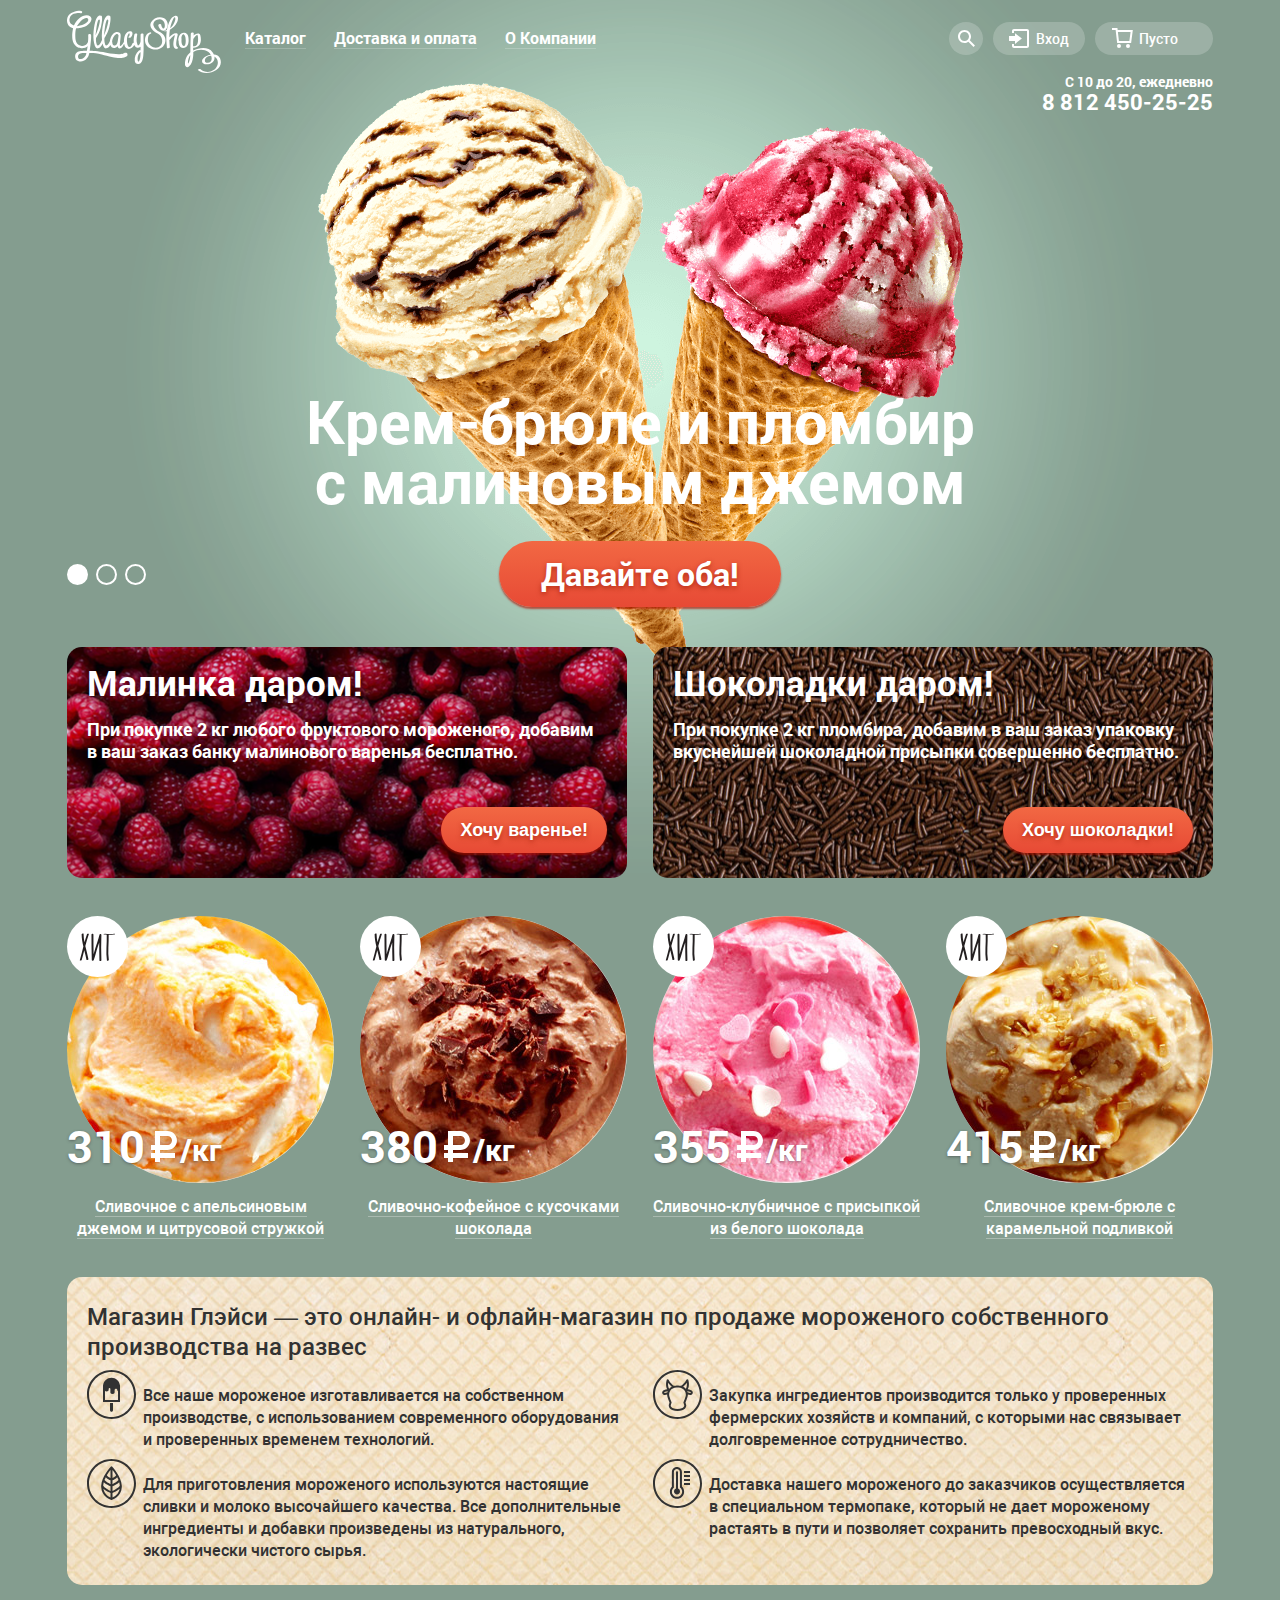
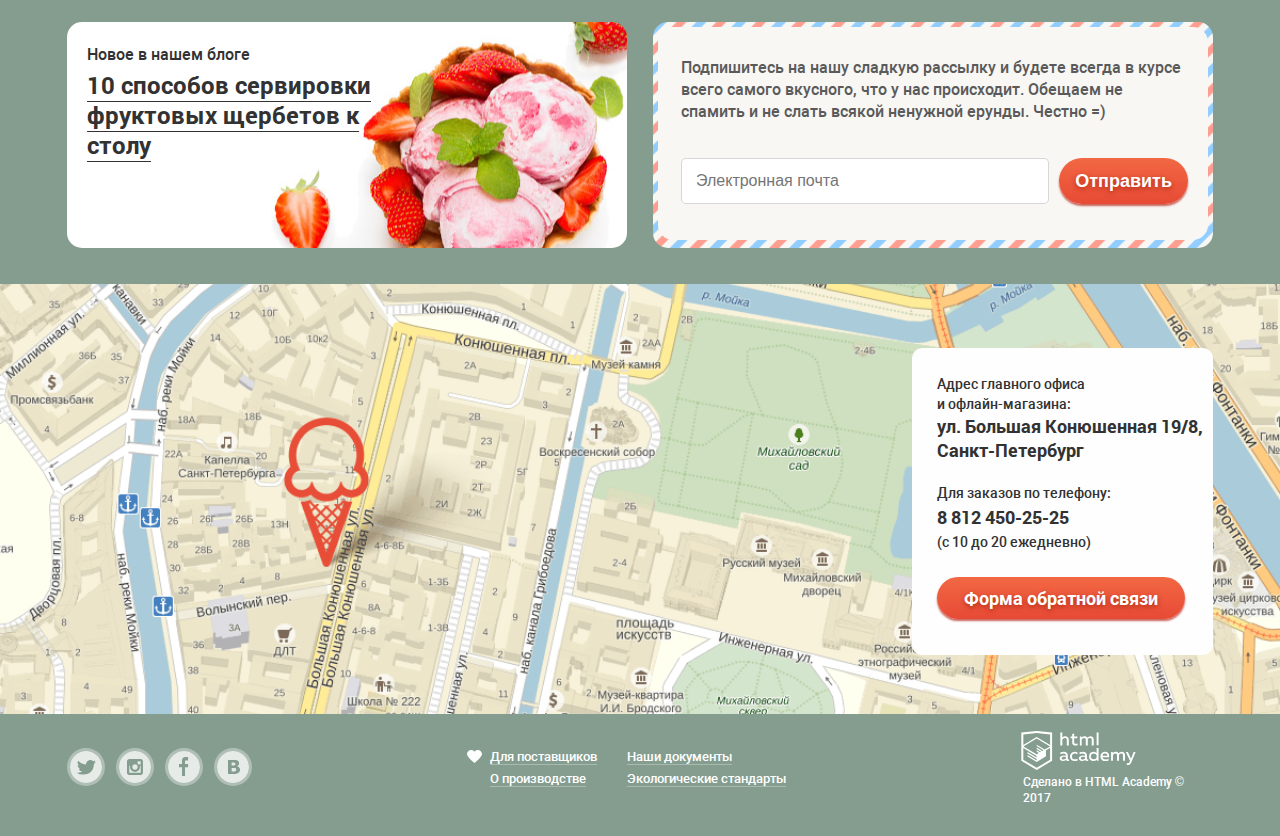
<file: index.html>
<!DOCTYPE html>
<html lang="ru">
  <head>
    <meta charset="utf-8">
    <title>HTML Academy: Глейси</title>
    <link href="css/normalize.css" rel="stylesheet">
    <link rel="stylesheet" type="text/css" href="css/style-min.css">
  </head>
  <body>
    <input class="visually-hidden slider-1" type="radio" id="product-1" name="toggle" checked>
    <input class="visually-hidden slider-2" type="radio" id="product-2" name="toggle">
    <input class="visually-hidden slider-3" type="radio" id="product-3" name="toggle">
    <div class="site-wrapper">
      <div class="container">
        <header class="page-header">
          <nav class="main-nav">
            <a class="page-header__logo">
              <img src="img/Logo.svg" width="154" height="64" alt="Логотип Gllacy Shop">
            </a>
            <ul class="main-nav__list site-nav">
              <li class="site-nav__catalog main-nav__item">
                <a href="#" class="site-nav__item ">Каталог</a>
                <div class="site-nav__sub-menu">
                  <ul class="site-nav__sub-list">
                    <li class="">
                      <a href="#" class="site-nav__sub-new">Новинки</a>
                    </li>
                    <li>
                      <a href="catalog-items.html" class="site-nav__sub-item">Сливочное</a>
                    </li>
                    <li>
                      <a href="#" class="site-nav__sub-item">Щербеты</a>
                    </li>
                    <li>
                      <a href="#" class="site-nav__sub-item">Фруктовый лед</a>
                    </li>
                    <li>
                      <a href="#" class="site-nav__sub-item">Мелорин</a>
                    </li>
                  </ul>
                </div>
              </li>
              <li class="main-nav__item">
                <a href="#" class="site-nav__item">Доставка и оплата</a>
              </li>
              <li class="main-nav__item">
                <a href="#" class="site-nav__item">О Компании</a>
              </li>
            </ul>
            <ul class="main-nav__list user-nav">
              <li class="user-nav__search main-nav__item">
                <svg class="color-hover" version="1.1" xmlns="http://www.w3.org/2000/svg" xmlns:xlink="http://www.w3.org/1999/xlink" x="0px" y="0px" width="17px"
              height="17px" viewBox="0 0 17 17" enable-background="new 0 0 17 17" xml:space="preserve">
                  <g id="Layer_2">
                   <path fill="#FFFFFF" d="M16.958,15.527L11.75,10.32C12.533,9.247,13,7.93,13,6.5C13,2.91,10.09,0,6.5,0S0,2.91,0,6.5
                       S2.91,13,6.5,13c1.438,0,2.763-0.473,3.839-1.263l5.205,5.204L16.958,15.527z M6.5,11C4.019,11,2,8.981,2,6.5S4.019,2,6.5,2
                       S11,4.019,11,6.5S8.981,11,6.5,11z"/>
                  </g>
                </svg>
                <a href="" class="user-nav__item"><span class="visually-hidden">Поиск</span></a>
                <div class="search">
                  <form class="search-form" method="get" action="https://echo.htmlacademy.ru">
                    <p class="user-nav__searching"><input type="search" name="search" id="search" placeholder="Что ищем?"></p>
                  </form>
                </div>
              </li>
              <li class="user-nav__enter main-nav__item">
                <svg class="color-hover" version="1.1" id="Layer_1" xmlns="http://www.w3.org/2000/svg" xmlns:xlink="http://www.w3.org/1999/xlink" x="0px" y="0px" width="21px" height="19px" viewBox="0 0 21 19" enable-background="new 0 0 21 19" xml:space="preserve">
                  <g>
                    <polygon fill="#FFFFFF" points="6,14.875 12.917,9.5 6,4.125 6,7.042 -0.042,7.042 -0.042,11.959 6,11.959 	"/>
                      <path fill="#FFFFFF" d="M18,0H5C3.9,0,3,0.9,3,2v2h2V2h13v15H5v-2H3v2c0,1.1,0.9,2,2,2h13c1.1,0,2-0.9,2-2V2C20,0.9,19.1,0,18,0z"
                       />
                  </g>
                </svg>
                <p class="user-nav__item"><a href="" class="user-nav__link">Вход</a></p>
                <div class="user">
                  <form class="user__form" method="get" action="https://echo.htmlacademy.ru">
                    <p><label for="user-login" class="visually-hidden">Логин</label>
                    <input type="email" name="user-login" id="user-login" placeholder="Электронная почта" required></p>
                    <p><label for="user-password" class="visually-hidden">Пароль</label>
                    <input type="password" name="user-password" id="user-password" placeholder="Пароль" required></p>
                    <button type="submit" class="button button--enter">Войти</button>
                    <div class="user__links">
                      <p><a href="" class="user__link">Забыли пароль?</a></p>
                      <p><a href="" class="user__link">Новая регистрация</a></p>
                    </div>
                  </form>
                </div>
              </li>
              <li class="user-nav__cart main-nav__item">
                <svg class="color-hover" version="1.1" id="Layer-1" xmlns="http://www.w3.org/2000/svg" xmlns:xlink="http://www.w3.org/1999/xlink" x="0px" y="0px" width="21px" height="20px" viewBox="0 0 21 20" enable-background="new 0 0 21 20" xml:space="preserve">
                  <g>
                    <path fill="#FFFFFF" d="M5.657,2.031L5.422,0H0v2h3.64l1.5,13h13.988l1.699-12.969H5.657z M17.372,13H6.922L5.888,4.031h12.66
                       L17.372,13z"/>
                    <circle fill="#FFFFFF" cx="6.984" cy="18" r="2"/>
                    <circle fill="#FFFFFF" cx="15.984" cy="18" r="2"/>
                  </g>
                </svg>
                <p class="user-nav__item"><a href="#">Пусто</a></p>
              </li>
            </ul>
          </nav>
          <div class="page-header__work-info">
            <p>С 10 до 20, ежедневно </p>
            <p>8 812 450-25-25</p>
          </div>
        </header>
        <section class="slider">
          <div class="slider-controls">
            <label for="product-1">Первый</label>
            <label for="product-2">Второй</label>
            <label for="product-3">Третий</label>
          </div>
          <ul class="slider-list">
            <li class="slider-item slide slide--1" id="slide1">
              <h3 class="slide-title">
                Крем-брюле и пломбир с малиновым джемом
              </h3>
              <a class="button button--slider" href="#">Давайте оба!</a>
            </li>
            <li class="slider-item slide slide--2" id="slide2">
              <h3 class="slide-title">
                Шоколадный пломбир и лимонный сорбет
              </h3>
              <a class="button button--slider" href="#">Давайте оба!</a>
            </li>
            <li class="slider-item slide slide--3" id="slide3">
              <h3 class="slide-title">
                Пломбир с помадкой и клубничный щербет
              </h3>
              <a class="button button--slider" href="#">Давайте оба!</a>
            </li>
          </ul>
        </section>
        <main>
          <div class="banner__container">
            <section class="banner banner--raspberry">
              <h2 class="banner__title">Малинка даром!</h2>
              <p class="banner__text">При покупке 2 кг любого фруктового мороженого, добавим в ваш заказ банку малинового варенья бесплатно.</p>
              <button class="button button--banner">Хочу варенье!</button>
            </section>
            <section class="banner banner--chocolate">
              <h2 class="banner__title">Шоколадки даром!</h2>
              <p class="banner__text">При покупке 2 кг пломбира, добавим в ваш заказ упаковку вкуснейшей шоколадной присыпки совершенно бесплатно.</p>
              <button class="button button--banner">Хочу шоколадки!</button>
            </section>
          </div>
          <section class="bestsellers">
            <h2 class="visually-hidden">Хиты продаж</h2>
            <ul class="bestsellers__list">
              <li class="bestsellers__item product">
                <a href="" class="button button--product">Быстрый просмотр</a>
                <div class="product__content">
                  <img src="img/ice-cream-1.jpg" width="267" height="267" alt="Сливочное с апельсиновым джемом и цитрусовой стружкой" class="product__image">
                  <p class="product__price">310 <span>/кг</span></p>
                  <p class="product__link"><a href="#" class="site-link site-link--product">Сливочное с апельсиновым джемом и цитрусовой стружкой</a></p>
                </div>
              </li>
              <li class="bestsellers__item product">
                <a href="" class="button button--product">Быстрый просмотр</a>
                <div class="product__content">
                  <img src="img/ice-cream-2.jpg" width="267" height="267" alt="Сливочно-кофейное с кусочками шоколада" class="product__image">
                  <p class="product__price">380 <span>/кг</span></p>
                  <p class="product__link"><a href="#" class="site-link site-link--product">Сливочно-кофейное с кусочками шоколада</a></p>
                </div>
              </li>
              <li class="bestsellers__item product">
                <a href="" class="button button--product">Быстрый просмотр</a>
                <div class="product__content">
                  <img src="img/ice-cream-3.jpg" width="267" height="267" alt="Сливочно-клубничное с присыпкой из белого шоколада" class="product__image">
                  <p class="product__price">355 <span>/кг</span></p>
                  <p class="product__link"><a href="#" class="site-link site-link--product">Сливочно-клубничное с присыпкой из белого шоколада</a></p>
                </div>
              </li>
              <li class="bestsellers__item product">
                <a href="" class="button button--product">Быстрый просмотр</a>
                <div class="product__content">
                  <img src="img/ice-cream-4.jpg" width="267" height="267" alt="Сливочное крем-брюле с карамельной подливкой" class="product__image">
                  <p class="product__price">415 <span>/кг</span></p>
                  <p class="product__link"><a href="#" class="site-link site-link--product">Сливочное крем-брюле с карамельной подливкой</a></p>
                </div>
              </li>
            </ul>
          </section>
          <section class="about-us">
            <h2 class="visually-hidden">Информация о магазине</h2>
            <p class="about-us__main-info">Магазин Глэйси — это онлайн- и офлайн-магазин по продаже мороженого собственного производства на развес</p>
            <p class="about-us__item about-us__item--icecream">Все наше мороженое изготавливается на собственном производстве, с использованием современного оборудования и проверенных временем технологий.</p>
            <p class="about-us__item about-us__item--cow">Закупка ингредиентов  производится только у проверенных фермерских хозяйств и компаний, с которыми нас связывает долговременное сотрудничество.</p>
            <p class="about-us__item about-us__item--leaf">Для приготовления мороженого используются настоящие сливки и молоко высочайшего качества. Все дополнительные ингредиенты и добавки произведены из натурального, экологически чистого сырья.</p>
            <p class="about-us__item about-us__item--thermometer">Доставка нашего мороженого до заказчиков осуществляется в специальном термопаке, который не дает мороженому растаять в пути и позволяет сохранить превосходный вкус.</p>
          </section>
          <div class="banner__container">
            <article class="post-preview banner">
              <h2 class="visually-hidden">Новая информация из блога</h2>
              <p class="post-preview__new">Новое в нашем блоге</p>
              <p class="post-preview__title"><a href="" class="site-link site-link--post-preview">10 способов сервировки фруктовых щербетов к столу</a></p>
            </article>
            <section class="subscribe banner">
              <div class="subscribe__wrapper">
                <h2 class="visually-hidden">Подписка на рассылку рецептов</h2>
                <p>Подпишитесь на нашу сладкую рассылку и будете всегда в курсе всего самого вкусного, что у нас происходит. Обещаем не спамить и не слать всякой ненужной ерунды. Честно =) </p>
                <form class="subscribe__form" method="get" action="https://echo.htmlacademy.ru">
                  <input type="email" name="subscribe-email" id="subscribe-email" placeholder="Электронная почта">
                  <button type="submit" class="button button--subscribe">Отправить</button>
                </form>
              </div>
            </section>
          </div>
        </main>
      </div>
      <section class="map">
        <h2 class="visually-hidden">Контактная информация</h2>
        <iframe class="google-map" src="https://www.google.com/maps/embed?pb=!1m16!1m12!1m3!1d1998.6077115237902!2d30.32044221562392!3d59.938651369060224!2m3!1f0!2f0!3f0!3m2!1i1024!2i768!4f13.1!2m1!1z0YPQuy4g0JHQvtC70YzRiNCw0Y8g0JrQvtC90Y7RiNC10L3QvdCw0Y8gMTkvOCwg0KHQsNC90LrRgi3Qn9C10YLQtdGA0LHRg9GA0LM!5e0!3m2!1sru!2sru!4v1512856574185" width="1200" height="430" style="border:0" allowfullscreen></iframe>
        <div class="container">
          <div class="contacts">
            <p>Адрес главного офиса <br>и офлайн-магазина:<br>
            <span>ул. Большая Конюшенная 19/8, Санкт-Петербург</span></p>
            <p>Для заказов по телефону:<br>
            <span class="contacts__phone-number">8 812 450-25-25</span><br>
              (с 10 до 20 ежедневно)</p>
            <div class="feedback">
              <a class="button  button--form" href="feedback.html">Форма обратной связи</a>
            </div>
          </div>
        </div>
      </section>
      <footer class="page-footer container">
        <div class="page-footer__social">
          <ul>
            <li>
              <a href="" class="social social--tw"><span class="visually-hidden">Twitter</span></a>
            </li>
            <li>
              <a href="" class="social social--inst"><span class="visually-hidden">Instagram</span></a>
            </li>
            <li>
              <a href="" class="social social--fb"><span class="visually-hidden">Facebook</span></a>
            </li>
            <li>
              <a href="" class="social social--vk"><span class="visually-hidden">Vkontakte</span></a>
            </li>
          </ul>
        </div>
        <div class="page-footer__useful">
          <ul class="page-footer__info">
            <li>
              <a href="" class="site-link site-link--footer site-link--heart">Для поставщиков</a>
            </li>
            <li>
              <a href="" class="site-link site-link--footer">О производстве</a>
            </li>
          </ul>
          <ul class="page-footer__doc">
            <li>
              <a href="" class="site-link site-link--footer">Наши документы</a>
            </li>
            <li>
              <a href="" class="site-link site-link--footer">Экологические стандарты</a>
            </li>
          </ul>
        </div>
        <div class="page-footer__copyright">
          <a href="https://htmlacademy.ru/intensive/htmlcss">
            <img src="img/logo-htmlacademy.svg" width="108" height="39" class="page-footer__image" alt="HTML Academy">
          </a>
          <a href="https://htmlacademy.ru/intensive/htmlcss" class="site-link">
            <p>Сделано в HTML Academy © 2017</p>
          </a>
        </div>
      </footer>
    </div>
    <section class="modal modal-feedback">
      <h2 class="visually-hidden">форма обратной связи</h2>
      <form class="feedback__form" method="post" action="https://echo.htmlacademy.ru">
        <button class="modal-close" type="button" title="Закрыть"></button>
        <fieldset class="fields-list">
          <legend class="feedback__title">Мы обязательно вам ответим!</legend>
          <p><label for="feedback-name" class="visually-hidden">Как вас зовут?</label>
          <input type="text" name="feedback-name" id="feedback-name" placeholder="Как вас зовут?"></p>
          <p><label for="feedback-email" class="visually-hidden">Ваша почта для ответа?</label>
          <input type="email" name="feedback-email" id="feedback-email" placeholder="Ваша почта для ответа?"></p>
          <p><label for="feedback-comment" class="visually-hidden">Напишите что-нибудь...</label>
          <textarea name="feedback-comment" id="feedback-comment" rows="5">Напишите что-нибудь...</textarea></p>
        </fieldset>
        <button class="button button--feedback">Отправить</button>
      </form>
    </section>
    <div class="modal feedback_popup_overlay"></div>
    <script src="js/script-min.js"></script>
  </body>
</html>
</file>
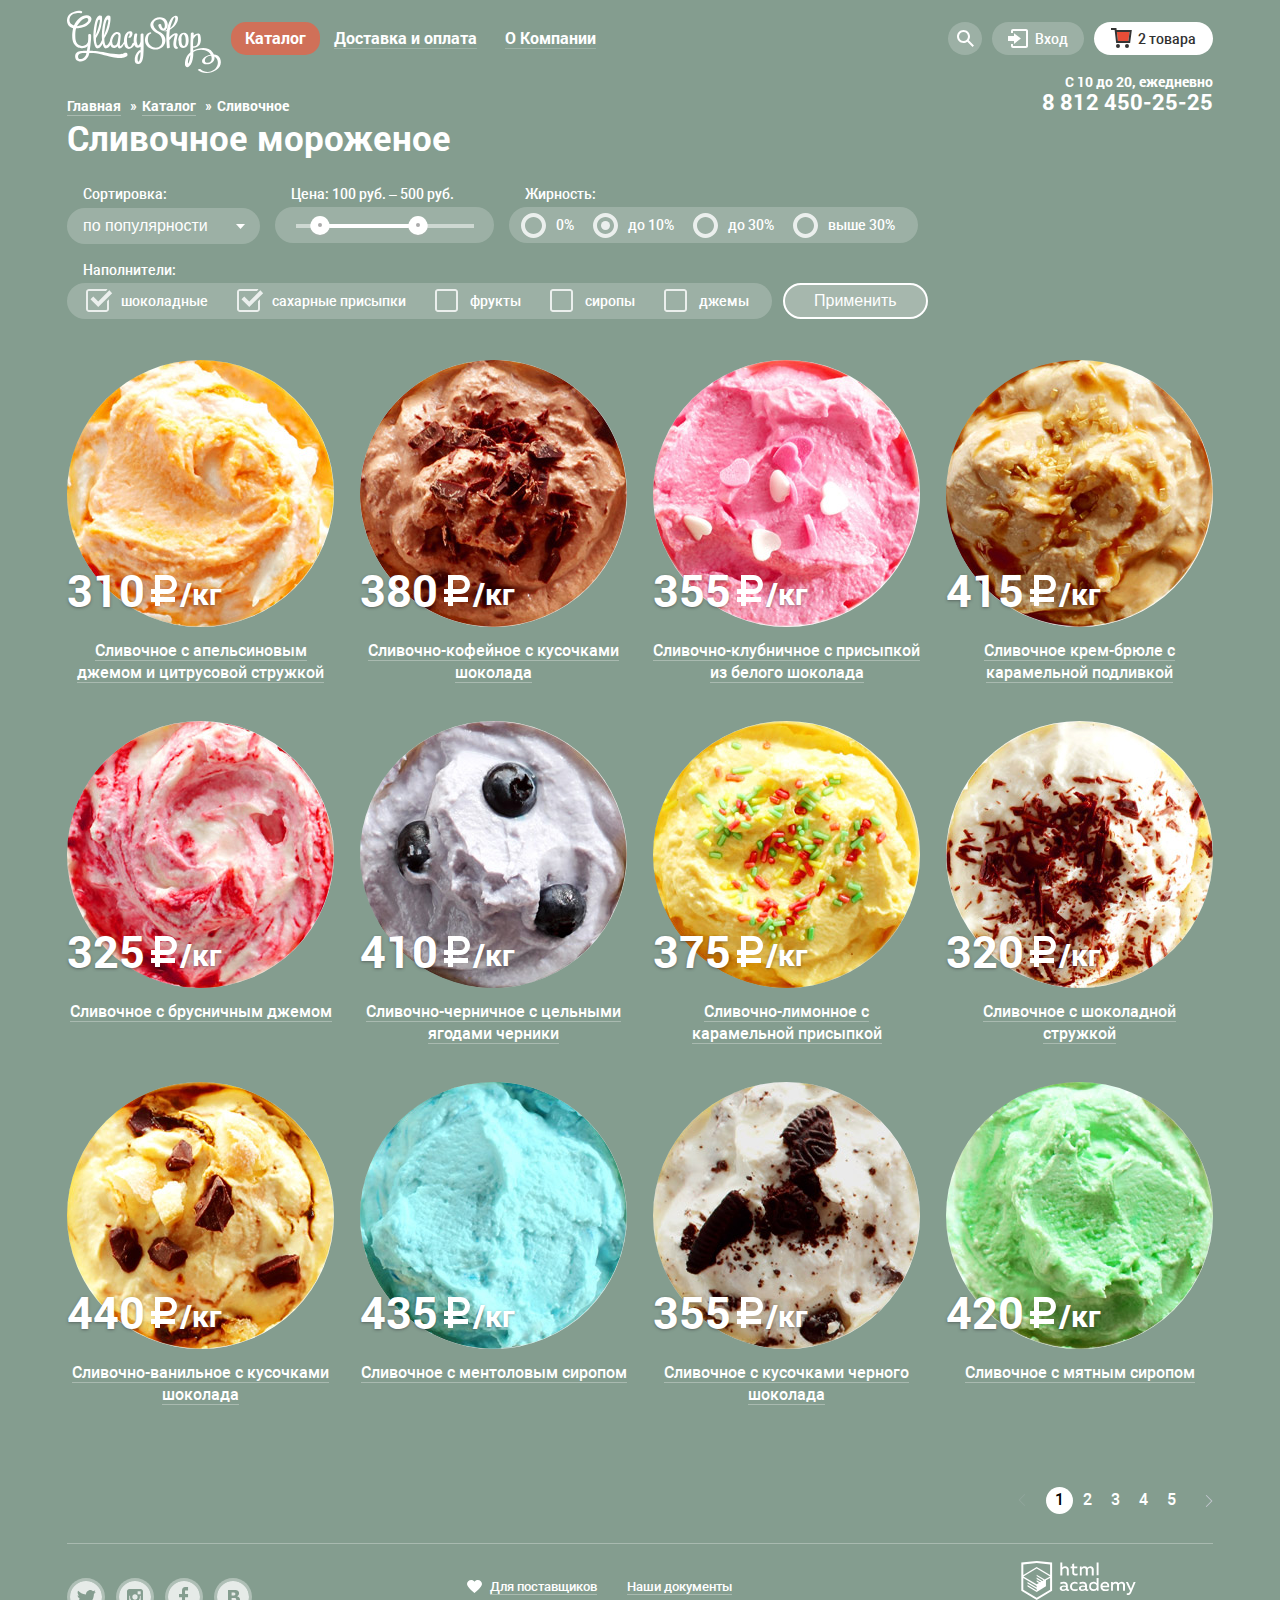
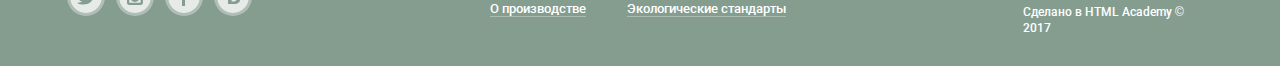
<file: catalog-items.html>
<!DOCTYPE html>
<html lang="ru">
  <head>
    <meta charset="utf-8">
    <title>HTML Academy: Глейси</title>
    <link href="css/normalize.css" rel="stylesheet">
    <link rel="stylesheet" type="text/css" href="css/style-min.css">
  </head>
  <body>
    <div class="inner-wrapper">
      <div class="container">
        <header class="page-header">
          <nav class="main-nav">
            <a class="page-header__logo" href="index.html">
              <img src="img/Logo.svg" width="154" height="64" alt="Логотип Gllacy Shop">
            </a>
            <ul class="main-nav__list site-nav">
              <li class="site-nav__catalog main-nav__item  opened">
                <a href="#" class="site-nav__item">Каталог</a>
                <div class="site-nav__sub-menu">
                  <ul class="site-nav__sub-list">
                    <li class="">
                      <a href="#" class="site-nav__sub-new">Новинки</a>
                    </li>
                    <li>
                      <a href="#" class="site-nav__sub-item opened">Сливочное</a>
                    </li>
                    <li>
                      <a href="#" class="site-nav__sub-item">Щербеты</a>
                    </li>
                    <li>
                      <a href="#" class="site-nav__sub-item">Фруктовый лед</a>
                    </li>
                    <li>
                      <a href="#" class="site-nav__sub-item">Мелорин</a>
                    </li>
                  </ul>
                </div>
              </li>
              <li class="main-nav__item">
                <a href="#" class="site-nav__item">Доставка и оплата</a>
              </li>
              <li class="main-nav__item">
                <a href="#" class="site-nav__item">О Компании</a>
              </li>
            </ul>
            <ul class="main-nav__list user-nav">
              <li class="user-nav__search main-nav__item">
                <svg class="color-hover" version="1.1" xmlns="http://www.w3.org/2000/svg" xmlns:xlink="http://www.w3.org/1999/xlink" x="0px" y="0px" width="17px" height="17px" viewBox="0 0 17 17" enable-background="new 0 0 17 17" xml:space="preserve">
                  <g id="Layer_2">
                  <path fill="#FFFFFF" d="M16.958,15.527L11.75,10.32C12.533,9.247,13,7.93,13,6.5C13,2.91,10.09,0,6.5,0S0,2.91,0,6.5
                  S2.91,13,6.5,13c1.438,0,2.763-0.473,3.839-1.263l5.205,5.204L16.958,15.527z M6.5,11C4.019,11,2,8.981,2,6.5S4.019,2,6.5,2
                  S11,4.019,11,6.5S8.981,11,6.5,11z"/>
                  </g>
                </svg>
                <a href="" class="user-nav__item"><span class="visually-hidden">Поиск</span></a>
                <div class="search">
                  <form class="search-form" method="get" action="https://echo.htmlacademy.ru">
                    <p class="user-nav__searching"><input type="search" name="search" id="search" placeholder="Что ищем?"></p>
                  </form>
                </div>
              </li>
              <li class="user-nav__enter main-nav__item">
                <svg class="color-hover" version="1.1" id="Layer_1" xmlns="http://www.w3.org/2000/svg" xmlns:xlink="http://www.w3.org/1999/xlink" x="0px" y="0px" width="21px" height="19px" viewBox="0 0 21 19" enable-background="new 0 0 21 19" xml:space="preserve">
                  <g>
                    <polygon fill="#FFFFFF" points="6,14.875 12.917,9.5 6,4.125 6,7.042 -0.042,7.042 -0.042,11.959 6,11.959 	"/>
                    <path fill="#FFFFFF" d="M18,0H5C3.9,0,3,0.9,3,2v2h2V2h13v15H5v-2H3v2c0,1.1,0.9,2,2,2h13c1.1,0,2-0.9,2-2V2C20,0.9,19.1,0,18,0z" />
                  </g>
                </svg>
                <p class="user-nav__item"><a href="" class="user-nav__link">Вход</a></p>
                <div class="user">
                  <form class="user__form" method="get" action="https://echo.htmlacademy.ru">
                    <p><label for="user-login" class="visually-hidden">Логин</label>
                    <input type="email" name="user-login" id="user-login" placeholder="Электронная почта" required></p>
                    <p><label for="user-password" class="visually-hidden">Пароль</label>
                    <input type="password" name="user-password" id="user-password" placeholder="Пароль" required></p>
                    <button type="submit" class="button button--enter">Войти</button>
                    <div class="user__links">
                      <p><a href="" class="user__link">Забыли пароль?</a></p>
                      <p><a href="" class="user__link">Новая регистрация</a></p>
                    </div>
                  </form>
                </div>
              </li>
              <li class="user-nav__cart main-nav__item">
                <svg version="1.1" id="Layer-1" xmlns="http://www.w3.org/2000/svg" xmlns:xlink="http://www.w3.org/1999/xlink" x="0px" y="0px"
                  width="21px" height="20px" viewBox="0 0 21 20" enable-background="new 0 0 21 20" xml:space="preserve">
                  <polygon fill="#E84D37" points="5.888,4.031 6.922,13 17.372,13 18.548,4.031 "/>
                  <circle fill="#343434" cx="6.984" cy="18" r="2"/>
                  <circle fill="#343434" cx="15.984" cy="18" r="2"/>
                  <path fill="#343434" d="M5.657,2.031L5.422,0H0v2h3.64l1.5,13h13.988l1.699-12.969H5.657z M17.372,13H6.922L5.888,4.031h12.66
                    L17.372,13z"/>
                </svg>
                <p class="user-nav__item"><a href="#" class="user-nav__link-cart">2 товара</a>
                <div class="cart__wrapper">
                  <div class="cart">
                    <table class="cart__list">
                      <tr class="cart__item">
                        <td>
                          <button class="btn-delete"><img src="img/cross-small.svg" width="20" height="20" alt="Убрать товар из корзины"></button>
                        </td>
                        <td>
                          <p class="cart__text">Пломбир с апельсиновым джемом</p>
                        </td>
                        <td>
                          <p class="cart__price">1,5 кг х <span>200 руб.</span></p>
                        </td>
                        <td>
                          <p class="cart__pre-price">300 руб.</p>
                        </td>
                      </tr>
                      <tr class="cart__item">
                        <td>
                          <button class="btn-delete"><img src="img/cross-small.svg" width="20" height="20" alt="Убрать товар из корзины"></button>
                        </td>
                        <td>
                          <p class="cart__text">Клубничный пломбир с присыпкой  из белого шоколада</p>
                        </td>
                        <td>
                          <p class="cart__price">1,5 кг х <span>300 руб.</span></p>
                        </td>
                        <td>
                          <p class="cart__pre-price">450 руб.</p>
                        </td>
                      </tr>
                    </table>
                    <p class="cart__sum">Итого: 750 руб.</p>
                    <a href="#" class="button button--cart">Оформить заказ</a>
                  </div>
                </div>
              </li>
            </ul>
          </nav>
          <div class="page-header__work-info">
            <p>С 10 до 20, ежедневно </p>
              8 812 450-25-25
          </div>
        </header>
        <main class="main-container">
          <div class="breadcrumbs">
            <ul>
              <li class="breadcrumbs__item">
                <a href="index.html" class="site-link">Главная</a>
              </li>
              <li class="breadcrumbs__item">
                <a href="#" class="site-link">Каталог</a>
              </li>
              <li class="breadcrumbs__item">
                Сливочное
              </li>
            </ul>
          </div>
          <h1 class="catalog-page__title">Сливочное мороженое</h1>
          <section class="filters">
            <h2 class="visually-hidden">Выбор мороженого по параметрам</h2>
            <form class="filter" method="get" action="https://echo.htmlacademy.ru">
              <fieldset class="filters__item fields-list">
                <legend class="filters__title">Сортировка:</legend>
                <select name="sort">
                  <option value="popular">по популярности</option>
                  <option value="low-cost">сначала недорогие</option>
                  <option value="high-cost">сначала дорогие</option>
                  <option value="fat-content">по жирности</option>
                </select>
              </fieldset>
              <fieldset class="filters__item fields-list">
                <legend class="filters__title">Цена: 100 руб. – 500 руб.</legend>
                <div class="scale filters__container">
                  <div class="scale__bar"></div>
                  <div class="scale__segment"></div>
                  <button type="button" class="scale__toggle scale__toggle--min"></button>
                  <button type="button" class="scale__toggle scale__toggle--max"></button>
                </div>
              </fieldset>
              <fieldset class="filters__item fields-list">
                <legend class="filters__title">Жирность:</legend>
                <div class="filters__container">
                  <input type="radio" name="fat" id="fat-0" value="0" class="visually-hidden"><label for="fat-0">0%</label>
                  <input type="radio" name="fat" id="fat-max-10" value="max-10" class="visually-hidden" checked><label for="fat-max-10">до 10%</label>
                  <input type="radio" name="fat" id="fat-max-30" value="max-30" class="visually-hidden"><label for="fat-max-30">до 30%</label>
                  <input type="radio" name="fat" id="fat-min-30" value="min-30" class="visually-hidden"><label for="fat-min-30">выше 30%</label>
                </div>
              </fieldset>
              <fieldset class="filters__item fields-list">
                <legend class="filters__title">Наполнители:</legend>
                <div class="filters__container">
                  <input type="checkbox" name="filler1" id="chocolate" value="chocolate" class="visually-hidden" checked><label for="chocolate">шоколадные</label>
                  <input type="checkbox" name="filler2" id="sugar" value="sugar" class="visually-hidden" checked><label for="sugar">сахарные присыпки</label>
                  <input type="checkbox" name="filler3" id="fruit" value="fruit" class="visually-hidden"><label for="fruit">фрукты</label>
                  <input type="checkbox" name="filler4" id="syrup" value="syrup" class="visually-hidden"><label for="syrup">сиропы</label>
                  <input type="checkbox" name="filler5" id="jam" value="jam" class="visually-hidden"><label for="jam">джемы</label>
                </div>
              </fieldset>
              <button class="btn-filters">Применить</button>
            </form>
          </section>
          <section class="catalog">
            <h2 class="visually-hidden">Каталог сливочного мороженого</h2>
              <ul class="catalog__list">
                <li class="product">
                  <a href="" class="button button--product">Быстрый просмотр</a>
                  <div class="product__content">
                    <img src="img/ice-cream-1.jpg" width="267" height="267" alt="Сливочное с апельсиновым джемом и цитрусовой стружкой" class="product__image">
                    <p class="product__price">310 <span>/кг</span></p>
                    <p class="product__link"><a href="#" class="site-link site-link--product">Сливочное с апельсиновым джемом и цитрусовой стружкой</a></p>
                  </div>
                </li>
                <li class="product">
                  <a href="" class="button button--product">Быстрый просмотр</a>
                  <div class="product__content">
                    <img src="img/ice-cream-2.jpg" width="267" height="267" alt="Сливочно-кофейное с кусочками шоколада" class="product__image">
                    <p class="product__price">380 <span>/кг</span></p>
                    <p class="product__link"><a href="#" class="site-link site-link--product">Сливочно-кофейное с кусочками шоколада</a></p>
                  </div>
                </li>
                <li class="product">
                  <a href="" class="button button--product">Быстрый просмотр</a>
                  <div class="product__content">
                    <img src="img/ice-cream-3.jpg" width="267" height="267" alt="Сливочно-клубничное с присыпкой из белого шоколада" class="product__image">
                    <p class="product__price">355 <span>/кг</span></p>
                    <p class="product__link"><a href="#" class="site-link site-link--product">Сливочно-клубничное с присыпкой из белого шоколада</a></p>
                  </div>
                </li>
                <li class="product">
                  <a href="" class="button button--product">Быстрый просмотр</a>
                  <div class="product__content">
                    <img src="img/ice-cream-4.jpg" width="267" height="267" alt="Сливочное крем-брюле с карамельной подливкой" class="product__image">
                    <p class="product__price">415 <span>/кг</span></p>
                    <p class="product__link"><a href="#" class="site-link site-link--product">Сливочное крем-брюле с карамельной подливкой</a></p>
                  </div>
                </li>
                <li class="product">
                  <a href="" class="button button--product">Быстрый просмотр</a>
                  <div class="product__content">
                    <img src="img/ice-cream-21.jpg" width="267" height="267" alt="Сливочное с брусничным джемом" class="product__image">
                    <p class="product__price">325 <span>/кг</span></p>
                    <p class="product__link"><a href="#" class="site-link site-link--product">Сливочное с брусничным джемом</a></p>
                  </div>
                </li>
                <li class="product">
                  <a href="" class="button button--product">Быстрый просмотр</a>
                  <div class="product__content">
                    <img src="img/ice-cream-22.jpg" width="267" height="267" alt="Сливочно-черничное с цельными ягодами черники" class="product__image">
                    <p class="product__price">410 <span>/кг</span></p>
                    <p class="product__link"><a href="#" class="site-link site-link--product">Сливочно-черничное с цельными ягодами черники</a></p>
                  </div>
                </li>
                <li class="product">
                  <a href="" class="button button--product">Быстрый просмотр</a>
                  <div class="product__content">
                    <img src="img/ice-cream-23.jpg" width="267" height="267" alt="Сливочно-лимонное с карамельной присыпкой" class="product__image">
                    <p class="product__price">375 <span>/кг</span></p>
                    <p class="product__link"><a href="#" class="site-link site-link--product">Сливочно-лимонное с карамельной присыпкой</a></p>
                  </div>
                </li>
                <li class="product">
                  <a href="" class="button button--product">Быстрый просмотр</a>
                  <div class="product__content">
                    <img src="img/ice-cream-24.jpg" width="267" height="267" alt="Сливочное с шоколадной стружкой" class="product__image">
                    <p class="product__price">320 <span>/кг</span></p>
                    <p class="product__link"><a href="#" class="site-link site-link--product">Сливочное с шоколадной стружкой</a></p>
                  </div>
                </li>
                <li class="product">
                  <a href="" class="button button--product">Быстрый просмотр</a>
                  <div class="product__content">
                    <img src="img/ice-cream-31.jpg" width="267" height="267" alt="Сливочно-ванильное с кусочками шоколада" class="product__image">
                    <p class="product__price">440 <span>/кг</span></p>
                    <p class="product__link"><a href="#" class="site-link site-link--product">Сливочно-ванильное с кусочками шоколада</a></p>
                  </div>
                </li>
                <li class="product">
                  <a href="" class="button button--product">Быстрый просмотр</a>
                  <div class="product__content">
                    <img src="img/ice-cream-32.jpg" width="267" height="267" alt="Сливочноe с ментоловым сиропом" class="product__image">
                    <p class="product__price">435 <span>/кг</span></p>
                    <p class="product__link"><a href="#" class="site-link site-link--product">Сливочноe с ментоловым сиропом</a></p>
                  </div>
                </li>
                <li class="product">
                  <a href="" class="button button--product">Быстрый просмотр</a>
                  <div class="product__content">
                    <img src="img/ice-cream-33.jpg" width="267" height="267" alt="Сливочное с кусочками черного шоколада" class="product__image">
                    <p class="product__price">355 <span>/кг</span></p>
                    <p class="product__link"><a href="#" class="site-link site-link--product">Сливочное с кусочками черного шоколада</a></p>
                  </div>
                </li>
                <li class="product">
                  <a href="" class="button button--product">Быстрый просмотр</a>
                  <div class="product__content">
                    <img src="img/ice-cream-34.jpg" width="267" height="267" alt="Сливочное с мятным сиропом" class="product__image">
                    <p class="product__price">420 <span>/кг</span></p>
                    <p class="product__link"><a href="#" class="site-link site-link--product">Сливочное с мятным сиропом</a></p>
                  </div>
                </li>
              </ul>
              <div class="paginator">
                <a class="prev"><span class="visually-hidden">Назад</span></a>
                <a class="current">1</a>
                <a href="#" class="paginator__number">2</a>
                <a href="#" class="paginator__number">3</a>
                <a href="#" class="paginator__number">4</a>
                <a href="#" class="paginator__number">5</a>
                <a class="next" href="#"><span class="visually-hidden">Вперёд</span></a>
              </div>
          </section>
        </main>
        <footer class="page-footer">
          <div class="page-footer__social">
            <ul>
              <li>
                <a href="" class="social social--tw"><span class="visually-hidden">Twitter</span></a>
              </li>
              <li>
                <a href="" class="social social--inst"><span class="visually-hidden">Instagram</span></a>
              </li>
              <li>
                <a href="" class="social social--fb"><span class="visually-hidden">Facebook</span></a>
              </li>
              <li>
                <a href="" class="social social--vk"><span class="visually-hidden">Vkontakte</span></a>
              </li>
            </ul>
          </div>
          <div class="page-footer__useful">
            <ul class="page-footer__info">
              <li>
                <a href="" class="site-link site-link--footer site-link--heart">Для поставщиков</a>
              </li>
              <li>
                <a href="" class="site-link site-link--footer">О производстве</a>
              </li>
            </ul>
            <ul class="page-footer__doc">
              <li>
                <a href="" class="site-link site-link--footer">Наши документы</a>
              </li>
              <li>
                <a href="" class="site-link site-link--footer">Экологические стандарты</a>
              </li>
            </ul>
          </div>
          <div class="page-footer__copyright">
            <a href="https://htmlacademy.ru/intensive/htmlcss">
              <img src="img/logo-htmlacademy.svg" width="108" height="39" class="page-footer__image" alt="HTML Academy">
            </a>
            <a href="https://htmlacademy.ru/intensive/htmlcss" class="site-link">
              <p>Сделано в HTML Academy © 2017</p>
            </a>
          </div>
        </footer>
      </div>
    </div>
  </body>
</html>
</file>
<file: css/style-min.css>
@-webkit-keyframes shake{0%,to{-webkit-transform:translateX(0);transform:translateX(0)}10%,30%,50%,70%,90%{-webkit-transform:translateX(-10px);transform:translateX(-10px)}20%,40%,60%,80%{-webkit-transform:translateX(10px);transform:translateX(10px)}}@keyframes shake{0%,to{-webkit-transform:translateX(0);transform:translateX(0)}10%,30%,50%,70%,90%{-webkit-transform:translateX(-10px);transform:translateX(-10px)}20%,40%,60%,80%{-webkit-transform:translateX(10px);transform:translateX(10px)}}@-webkit-keyframes bounce{0%{-webkit-transform:scale(0,0);transform:scale(0,0)}to{-webkit-transform:scale(1,1);transform:scale(1,1)}}@keyframes bounce{0%{-webkit-transform:scale(0,0);transform:scale(0,0)}to{-webkit-transform:scale(1,1);transform:scale(1,1)}}@font-face{font-family:"Roboto";src:url(local);src:url(../fonts/web/roboto.woff) format("woff");src:url(../fonts/web/roboto.woff2) format("woff2");font-weight:400}@font-face{font-family:"Roboto";src:url(local);src:url(../fonts/web/robotobold.woff) format("woff");src:url(../fonts/web/robotobold.woff2) format("woff2");font-weight:700}@font-face{font-family:"Roboto";src:url(local);src:url(../fonts/web/robotomedium.woff) format("woff");src:url(../fonts/web/robotomedium.woff2) format("woff2");font-weight:lighter}body,ul{padding:0;margin:0}a,body{color:#fff}body{font-family:"Roboto",Arial,sans-serif;background-color:#849d8f;font-size:14px;line-height:16px;font-weight:700}a{text-decoration:none}ul{list-style:none}input,textarea{outline:0}.visually-hidden:not(:focus):not(:active),input[type=checkbox].visually-hidden,input[type=radio].visually-hidden{position:absolute;width:1px;height:1px;margin:-1px;border:0;padding:0;white-space:nowrap;-webkit-clip-path:inset(100%);clip-path:inset(100%);clip:rect(0 0 0 0);overflow:hidden}img{width:100%}.site-wrapper{min-width:940px;background-color:#849d8f;background-image:url(../img/ice-cream-bg-1.png);background-repeat:no-repeat;background-position:top center;-webkit-transition:background-image .5s ease,background-color .5s ease;-o-transition:background-image .5s ease,background-color .5s ease;transition:background-image .5s ease,background-color .5s ease}.site-wrapper::after,.site-wrapper::before{content:"";visibility:hidden}.site-wrapper::before{background-image:url(../img/ice-cream-bg-2.png)}.site-wrapper::after{background-image:url(../img/ice-cream-bg-3.png)}.container{width:1146px;margin:0 auto;padding:0 27px}.main-nav,.main-nav__list{display:-webkit-box;display:-ms-flexbox;display:flex;padding-top:10px}.main-nav__list{-ms-flex-wrap:wrap;flex-wrap:wrap;padding-top:12px;padding-bottom:19px}.site-nav{width:560px;margin-right:26px}.page-header__logo{margin-right:10px;width:154px;height:64px}.main-nav__item{padding:7px 14px 3px;position:relative}.site-nav__item{font-size:16px;line-height:18px;border-bottom:1px solid rgba(255,255,255,.2)}.main-nav__item:active,.main-nav__item:focus,.main-nav__item:hover{background-color:#fff;border-radius:35px}.main-nav__item:active .user-nav__item a,.main-nav__item:focus a,.main-nav__item:hover .user-nav__item a,.main-nav__item:hover>a{color:#323232;text-decoration:none}.main-nav__item:active{background-color:rgba(248,247,244,.988);-webkit-box-shadow:inset 0 2px 1px 0 rgba(105,105,105,.3);box-shadow:inset 0 2px 1px 0 rgba(105,105,105,.3)}.site-nav__sub-item,.site-nav__sub-new{font-weight:400;color:#323232;padding:8px 18px;display:block}.site-nav__sub-new{font-weight:700;border-bottom:1px solid #d1d0ce;padding:10px 2px 12px 13px;margin:1px 8px}.site-nav__sub-menu{position:absolute;top:26px;display:none;width:143px;margin-left:-20px;padding:15px 0 0;overflow:hidden;background-color:transparent;border-radius:5px;-webkit-box-shadow:0 20px 20px rgba(0,0,0,.4);box-shadow:0 20px 20px rgba(0,0,0,.4);z-index:3}.site-nav__sub-list{background-color:#f8f7f4;-webkit-box-sizing:border-box;box-sizing:border-box;border-radius:5px}.site-nav__catalog:hover>.site-nav__sub-menu,.user-nav__enter:hover>.user,.user-nav__search:hover>.search{display:block}.site-nav__sub-item:hover{background-color:#fbded7}.site-nav__sub-item:active{background-color:#f6b5a5}.opened{background-color:#d07058;color:#fff;border-radius:15px}.opened a{border-bottom:none}.site-nav__sub-menu .opened{border-radius:0}.user-nav{max-width:300px;-webkit-box-pack:end;-ms-flex-pack:end;justify-content:flex-end;margin-left:auto}.user-nav__enter,.user-nav__search{background-color:rgba(255,255,255,.2);margin-left:10px}.user-nav__search{width:34px;padding:0;border-radius:50%}.user-nav__search svg{margin-top:8px;margin-left:9px}.user-nav__enter{border-radius:34px;padding:0 16px;display:-webkit-box;display:-ms-flexbox;display:flex}.user-nav__enter svg{margin-top:7px;margin-right:6px}.user-nav__item{margin:9px 0 0 auto;font-weight:lighter}.main-nav__item:focus>.color-hover circle,.main-nav__item:focus>.color-hover path,.main-nav__item:focus>.color-hover polygon,.main-nav__item:hover>.color-hover circle,.main-nav__item:hover>.color-hover path,.main-nav__item:hover>.color-hover polygon{fill:#323232}.user-nav__cart{background-color:rgba(255,255,255,.2);border-radius:34px;margin-left:10px;padding:0 35px 0 17px;display:-webkit-box;display:-ms-flexbox;display:flex}.user-nav__cart svg{margin-top:6px;margin-right:6px}.inner-wrapper .user-nav__cart{background-color:#fff;padding-right:17px}input[type=email],input[type=password],input[type=search],input[type=text],textarea{-webkit-box-sizing:border-box;box-sizing:border-box;margin-top:19px;margin-right:0;padding:10px 14px;overflow:hidden;font-size:16px;line-height:24px;color:#000;white-space:nowrap;border:1px solid rgba(178,178,178,.52);border-radius:5px;-webkit-box-shadow:none;box-shadow:none}input[type=email]:hover,input[type=password]:hover,input[type=search]:hover,input[type=text]:hover,textarea:hover{border:2px solid rgba(154,154,154,.52);border-radius:5px;padding:9px 13px}input[type=email]:active,input[type=email]:focus,input[type=password]:active,input[type=password]:focus,input[type=search]:active,input[type=search]:focus,input[type=text]:active,input[type=text]:focus,textarea:active,textarea:focus{border:2px solid rgba(46,136,228,.52);border-radius:5px;padding:9px 13px}.cart__wrapper,.search,.user{position:absolute;right:0;z-index:20;display:none;min-height:84px;border-radius:5px;background-color:transparent;top:19px;padding:19px 0 0}.user,.user__form{-webkit-box-sizing:border-box;box-sizing:border-box;width:273px}.user__form{display:-webkit-box;display:-ms-flexbox;display:flex;-ms-flex-wrap:wrap;flex-wrap:wrap;padding:0 0 21px 21px;min-height:84px;background-color:#f8f7f4;border-radius:5px;-webkit-box-shadow:0 20px 20px rgba(0,0,0,.4);box-shadow:0 20px 20px rgba(0,0,0,.4)}.page-header__work-info p,.search-form p,.user p{margin:0}.user input{width:237px;padding:10px 14px}.user__links{margin:17px 5px 0 17px}.cart,.search-form{background-color:#f8f7f4;-webkit-box-shadow:0 20px 20px rgba(0,0,0,.4);box-shadow:0 20px 20px rgba(0,0,0,.4)}.search-form{padding-bottom:17px;width:341px;border-radius:10px}.search-form input{margin-left:14px;width:309px}.cart{padding:10px 15px 20px;-webkit-box-sizing:border-box;box-sizing:border-box;width:540px;min-height:84px;border-radius:5px}.cart,.user-nav__cart:hover>.cart__wrapper{display:-webkit-box;display:-ms-flexbox;display:flex;-webkit-box-orient:vertical;-webkit-box-direction:normal;-ms-flex-direction:column;flex-direction:column}.user__link{font-weight:400;font-size:13px;line-height:24px;border-bottom:1px solid #323232}.user__link:hover{color:#e84d37;border-bottom:1px solid rgba(232,77,55,.3)}.cart__list,.filters__item option,.user-nav__link-cart,.user__link{color:#323232}.cart__list{font-weight:400;font-size:13px;line-height:16px;border-bottom:1px solid rgba(0,0,0,.3)}.cart__item{min-height:62px}.cart__text{margin:19px 0 12px;padding-left:54px;position:relative}.cart__text::before{content:"";display:block;width:33px;height:33px;background:url(../img/cart-ice-cream-1.jpg) center no-repeat;position:absolute;top:-12px;left:8px;border-radius:50%}.cart__item:last-child .cart__text::before{background:url(../img/cart-ice-cream-2.jpg) center no-repeat;top:-10px;left:8px}.cart__wrapper .cart__list span{color:#999}.cart__price{margin:0;width:112px;padding-left:3px}.cart__pre-price{margin:0;width:70px}.cart__sum{font-weight:700;font-size:15px;line-height:18px;color:#323232;margin:13px 0 0 auto}.button,.button--enter{font-weight:700;font-size:18px;line-height:24px}.button{color:#fff;border-radius:50px;display:inline-block;text-align:center;vertical-align:top;text-shadow:0 2px 5px rgba(160,32,11,.76);background:#f26843;background:-webkit-gradient(linear,left top,left bottom,from(#f26843),to(#e74a35));background:-webkit-linear-gradient(top,#f26843 0%,#e74a35 100%);background:-o-linear-gradient(top,#f26843 0%,#e74a35 100%);background:linear-gradient(to bottom,#f26843 0%,#e74a35 100%);-webkit-box-shadow:0 2px 2px rgba(172,16,0,.64);box-shadow:0 2px 2px rgba(172,16,0,.64);cursor:pointer;border:0;padding:11px 42px}.button--enter{padding:11px 23px;margin-top:16px}.button--slider{font-size:32px;line-height:44px;margin-top:3px}.button--cart{margin-left:auto;padding:11px 14px;margin-top:12px}.button--feedback{font-weight:700;font-size:18px;line-height:24px;margin-left:292px;padding:11px 20px;margin-top:22px}.button--product{position:absolute;left:33px;bottom:-60px;display:none;padding:10px 17px;text-align:center}.product:hover .button--product{display:block}.button--banner{position:absolute;right:20px;bottom:25px;padding:11px 19px}.button--subscribe{position:absolute;right:25px;bottom:44px;padding:11px 16px}.button--form{padding:9px 27px;margin-top:25px}.button:hover{background:-webkit-gradient(linear,left top,left bottom,from(#f58669),to(#ec6f5e));background:-webkit-linear-gradient(top,#f58669 0%,#ec6f5e 100%);background:-o-linear-gradient(top,#f58669 0%,#ec6f5e 100%);background:linear-gradient(to bottom,#f58669 0%,#ec6f5e 100%);-webkit-box-shadow:0 2px 2px #ac1000;box-shadow:0 2px 2px #ac1000}.button:active{background:-webkit-gradient(linear,left top,left bottom,from(#d84732),to(#e1613e));background:-webkit-linear-gradient(top,#d84732 0%,#e1613e 100%);background:-o-linear-gradient(top,#d84732 0%,#e1613e 100%);background:linear-gradient(to bottom,#d84732 0%,#e1613e 100%);-webkit-box-shadow:inset 0 2px 2px #ac1000;box-shadow:inset 0 2px 2px #ac1000}.slider-controls{position:absolute;bottom:22px;left:0;z-index:20;font-size:0}.slider-controls label{display:inline-block;width:17px;height:17px;margin-right:8px;vertical-align:top;background-color:transparent;border:2px solid #fff;border-radius:50%;cursor:pointer}.slide{display:none}.slider{position:relative;padding-top:317px;text-align:center;color:#fff}.slider-list{margin:0;padding:0;list-style:none}.slide-title{width:700px;margin:0 auto 27px;font-size:60px;line-height:60px}.slider__title{font-weight:700;font-size:60px;line-height:60.35px}.slider-1:checked~.site-wrapper{background-color:#849d8f;background-image:url(../img/ice-cream-bg-1.png)}.slider-2:checked~.site-wrapper{background-color:#8996a6;background-image:url(../img/ice-cream-bg-2.png)}.slider-3:checked~.site-wrapper{background-color:#9d8b84;background-image:url(../img/ice-cream-bg-3.png)}.slider-1:checked~.site-wrapper .slide--1,.slider-2:checked~.site-wrapper .slide--2,.slider-3:checked~.site-wrapper .slide--3{display:block}.slider-1:checked~.site-wrapper label[for=product-1],.slider-2:checked~.site-wrapper label[for=product-2],.slider-3:checked~.site-wrapper label[for=product-3]{background-color:#fff}.site-wrapper label[for=product-1]:hover,.site-wrapper label[for=product-2]:hover,.site-wrapper label[for=product-3]:hover{background-color:rgba(255,255,255,.2)}.site-wrapper label[for=product-1]:active,.site-wrapper label[for=product-2]:active,.site-wrapper label[for=product-3]:active{background-color:#fff}.page-header__work-info{color:#fff;font-weight:700;font-size:22px;line-height:24px;float:right;text-align:right}.page-header__work-info p:first-child{font-size:14px;line-height:16px}.site-link{border-bottom:1px solid rgba(255,255,255,.3)}.site-link--product{font-weight:lighter;font-size:16px;line-height:22px;left:0;position:relative;padding:0;bottom:-10px}.site-link--post-preview{color:#323232;border-bottom:1px solid #323232}.site-link--footer{font-weight:400;font-size:13px;line-height:18px;margin-right:4px;position:relative}.site-link--heart::before{content:"";position:absolute;width:25px;height:25px;left:-28px;top:-5px;background-image:url(../img/icon-heart.svg);background-position:center;background-repeat:no-repeat}.site-link:active,.site-link:focus,.site-link:hover{color:#ffbc9e;border-bottom:1px solid rgba(249,205,196,.3)}.banner{width:560px;position:relative;border-radius:15px;font-weight:700;font-size:18px;line-height:24px;padding:15px 20px 24px;-webkit-box-sizing:border-box;box-sizing:border-box}.banner--raspberry{background:url(../img/raspberry-bg-1200.jpg) center no-repeat;color:#fff;margin-top:40px}.banner--chocolate{background:url(../img/chocolate-bg-1200.jpg) center no-repeat;margin-top:40px}.banner__title{margin:0;font-weight:700;font-size:35px;line-height:41px}.banner__text{font-weight:700;font-size:18px;line-height:22px;margin-top:15px;margin-bottom:92px}.product{width:267px;text-align:center;position:relative;margin-right:26px;margin-bottom:47px}.product:nth-child(4n){margin-right:0}.product:hover{z-index:10}.product:hover::before{content:"";position:absolute;display:block;width:293px;min-height:346px;margin-top:-7px;margin-left:-13px;padding-bottom:60px;background-color:rgba(255,255,255,.2);border-radius:5px;-webkit-box-shadow:0 20px 20px 0 rgba(0,0,0,.4);box-shadow:0 20px 20px 0 rgba(0,0,0,.4)}.bestsellers__list{display:-webkit-box;display:-ms-flexbox;display:flex;-webkit-box-pack:start;-ms-flex-pack:start;justify-content:flex-start;margin-top:38px}.product__image{border-radius:50%}.product__price{position:absolute;bottom:58px;font-weight:700;font-size:45px;line-height:45px;text-shadow:0 1px 3px rgba(49,50,53,.5);display:-webkit-box;display:-ms-flexbox;display:flex;width:200px;vertical-align:bottom;margin:0}.product__price span::before{content:"";width:31px;height:40px;background-image:url(../img/icon-ruble.svg);display:block;position:absolute;left:4px;background-position:center;background-repeat:no-repeat}.product__price p{margin-bottom:0}.product span{font-size:30px;padding-left:35px;position:relative;vertical-align:bottom;display:inline;margin-top:4px}.product__link{margin:0}.bestsellers__item .product__content:before{content:"";position:absolute;width:61px;height:61px;background-image:url(../img/hit.svg);top:0;left:0}.post-preview{background:url(../img/strawberry-bg-1200.jpg) 17% 40% no-repeat}.subscribe{background-image:url(../img/mailing-bg.svg);background-position:center;background-repeat:no-repeat;color:#5a5a5a;font-weight:400;font-size:16px;line-height:22px;padding:5px;background-size:cover}.subscribe__wrapper{background-color:#f8f7f4;margin:0;border-radius:15px;padding:30px 23px 36px}.subscribe p{margin:0 0 35px}.subscribe input{-webkit-box-sizing:border-box;box-sizing:border-box;margin:0;padding:10px 14px;overflow:hidden;font-size:16px;line-height:24px;color:#000;border:1px solid rgba(178,178,178,.52);border-radius:5px;-webkit-box-shadow:none;box-shadow:none;width:368px}.about-us{background:url(../img/waffle-bg-1200.jpg) center;color:#323232;border-radius:15px;display:-webkit-box;display:-ms-flexbox;display:flex;-ms-flex-wrap:wrap;flex-wrap:wrap;-webkit-box-pack:start;-ms-flex-pack:start;justify-content:flex-start;padding:25px 17px 23px 20px;margin-bottom:37px;margin-top:0}.about-us p{margin:0}.about-us p:nth-child(2n-1){margin-right:28px}.about-us__main-info{font-weight:lighter;font-size:24px;line-height:30px}.about-us__item{font-weight:400;font-size:16px;line-height:22px;width:538px;position:relative;-webkit-box-sizing:border-box;box-sizing:border-box;padding:23px 0 0 56px;color:#323232}.about-us__item::before{content:"";position:absolute;top:8px;left:0;width:49px;height:49px}.about-us__item--icecream::before{background-image:url(../img/icon-ice-cream.svg)}.about-us__item--leaf::before{background-image:url(../img/icon-leaf.svg)}.about-us__item--cow::before{background-image:url(../img/icon-cow.svg)}.about-us__item--thermometer::before{background-image:url(../img/icon-thermometer.svg)}.fields-list{border:0;margin:0;padding:0}.post-preview__new{font-weight:lighter;font-size:16px;line-height:22px;color:#323232;margin:7px 0 0}.post-preview__title{font-weight:700;font-size:24px;line-height:30px;margin:0;width:290px;padding-bottom:64px;padding-top:4px}.contacts{color:#323232;background-color:#fefefe;width:301px;min-height:307px;border-radius:10px;position:absolute;bottom:62px;right:27px;padding:5px 10px 10px 25px;-webkit-box-sizing:border-box;box-sizing:border-box;z-index:10}.contacts p{font-weight:400;font-size:14px;line-height:20px;margin:21px 0 0}.contacts span{font-weight:700;font-size:18px;line-height:24px}.contacts__phone-number{display:block;margin-top:2px;margin-bottom:-17px}.feedback__form p{margin:0}.feedback__title{font-weight:lighter;font-size:24px;line-height:28px}.feedback__form{background-color:#f8f7f4;border-radius:10px}.social{width:32px;height:32px;margin-right:8px;border-radius:50%;border:3px solid rgba(240,243,241,.5);display:block;vertical-align:middle;background-repeat:no-repeat;background-position:50% 50%;opacity:.8}.social--tw{background-image:url(../img/icon-twitter.svg)}.social--fb{background-image:url(../img/icon-facebook.svg)}.social--inst{background-image:url(../img/icon-instagram.svg)}.social--vk{background-image:url(../img/icon-vk.svg)}.social:focus,.social:hover{opacity:1;border:3px solid rgba(240,243,241,.7)}.social:active{border:3px solid rgba(255,255,255,.7);opacity:.7}.page-footer__social li{display:inline-block}.page-footer__social{width:294px;margin-right:54px;display:-webkit-box;display:-ms-flexbox;display:flex;-ms-flex-wrap:wrap;flex-wrap:wrap;padding-top:17px}.banner__container,.page-footer{display:-webkit-box;display:-ms-flexbox;display:flex;-webkit-box-pack:justify;-ms-flex-pack:justify;justify-content:space-between}.page-footer{padding-top:17px;padding-bottom:30px}.inner-wrapper .page-footer{margin-top:29px;border-top:1px solid rgba(255,255,255,.3)}.map{height:430px;position:relative;overflow:hidden;margin-top:36px;background:url(../img/map-with-pin.png) 10% 51% no-repeat;background-size:cover}.google-map,.map{width:100%}.map .container{position:relative}.btn-delete{border:0;background-color:#f8f7f4;padding:0;width:11px;margin-top:9px;margin-bottom:15px}.breadcrumbs ul{margin-top:24px;display:-webkit-box;display:-ms-flexbox;display:flex}.breadcrumbs__item{position:relative;padding-right:21px;font-size:14px;line-height:16px;vertical-align:top}.breadcrumbs__item::after{content:"»";position:absolute;right:5px;top:0;color:#fff}.breadcrumbs__item:last-child::after{display:none}.catalog-page__title{font-weight:700;font-size:35px;line-height:41px;margin:0 0 28px;padding-top:3px}.filters{margin-bottom:20px;padding:0}.filter{display:-webkit-box;display:-ms-flexbox;display:flex;-ms-flex-wrap:wrap;flex-wrap:wrap}.filters__item{margin-right:15px;margin-bottom:18px}.filters__title{padding-left:16px;font-weight:400}.filters__item select{height:36px;padding:0 34px 0 16px;font-size:16px;line-height:36px;color:#fff;background:rgba(255,255,255,.2) url(../img/select-arrow.svg) no-repeat 92% center;border:0;border-radius:18px;outline:0;margin-top:6px;-webkit-appearance:none;-moz-appearance:none;appearance:none}.filters__item select:active,.filters__item select:focus,.filters__item select:hover{color:#323232;background-image:url(../img/select-arrow-black.svg)}.filters__container{position:relative;background-color:rgba(255,255,255,.2);border-radius:18px;height:36px;margin-top:5px;padding:10px 18px 0 15px;-webkit-box-sizing:border-box;box-sizing:border-box}.filters{font-weight:lighter;font-size:14px;line-height:16px}.scale{width:219px}.scale__bar,.scale__segment{position:absolute;top:17px;height:4px}.scale__bar{background-color:rgba(255,255,255,.5);left:21px;width:178px}.scale__segment{left:44px;width:98px;background-color:#fff}.scale__toggle{top:9px;position:absolute;width:20px;height:22px;border-radius:50%;cursor:pointer;border:0;background:url(../img/filter-button.svg) bottom no-repeat}.scale__toggle--min{left:35px}.scale__toggle--max{left:133px}.scale__toggle:active,.scale__toggle:focus,.scale__toggle:hover{width:22px;height:25px;top:7px}.scale__toggle--max:active,.scale__toggle--max:focus,.scale__toggle--max:hover{left:132px}.scale__toggle--min:active,.scale__toggle--min:focus,.scale__toggle--min:hover{left:34px}.filters__item input[type=radio]+label{margin-right:19px;position:relative;margin-left:32px}.filters__item input[type=checkbox]+label{margin-right:22px;position:relative;margin-left:39px}.filters__item input[type=checkbox]+label::before,.filters__item input[type=radio]+label::before{content:"";display:inline-block;margin-right:11px;vertical-align:middle;background-position:center;background-repeat:no-repeat}.filters__item input[type=radio]+label::before{position:absolute;left:-35px;top:-4px;width:25px;height:25px;background:url(../img/radio-off.svg) center no-repeat;opacity:.8}.filters__item input[type=radio]:checked+label::before{background-image:url(../img/radio-on.svg)}.filters__item input[type=checkbox]+label::before{position:absolute;left:-35px;top:-4px;width:27px;height:23px;background:url(../img/checkbox-off.svg) left no-repeat;opacity:.8}.filters__item input[type=checkbox]:checked+label::before{background-image:url(../img/checkbox-on.svg)}.filters__item input[type=checkbox]:checked:hover+label::before,.filters__item input[type=checkbox]:hover+label::before,.filters__item input[type=radio]:checked:hover+label::before,.filters__item input[type=radio]:hover+label::before{opacity:1}.filters__item input[type=checkbox]:checked:focus+label::before,.filters__item input[type=checkbox]:focus+label::before,.filters__item input[type=radio]:checked:focus+label::before,.filters__item input[type=radio]:focus+label::before{opacity:1}.filters__item input[type=checkbox]:checked:disabled+label::before,.filters__item input[type=checkbox]:disabled+label::before,.filters__item input[type=radio]:checked:disabled+label::before,.filters__item input[type=radio]:disabled+label::before{opacity:.4}.filters__item input[type=checkbox]+label:last-child,.filters__item input[type=radio]+label:last-child{margin-right:5px}.btn-filters{font-weight:lighter;font-size:16px;line-height:18px;background-color:#a6b7ad;border:2px solid #fff;border-radius:19px;margin-top:21px;margin-bottom:21px;padding:7px 29px;color:#fff;margin-left:-4px}.btn-filters:focus,.btn-filters:hover{color:#323232;background-color:#fff}.btn-filters:active{background-color:#ededed;-webkit-box-shadow:inset 0 2px 1px 0 rgba(105,105,105,.004);box-shadow:inset 0 2px 1px 0 rgba(105,105,105,.004);color:#323232}.catalog__list,.paginator{display:-webkit-box;display:-ms-flexbox;display:flex}.catalog__list{-ms-flex-wrap:wrap;flex-wrap:wrap;-webkit-box-pack:start;-ms-flex-pack:start;justify-content:flex-start}.paginator{font-weight:lighter;font-size:16px;line-height:18px;-webkit-box-pack:end;-ms-flex-pack:end;justify-content:flex-end;margin-top:44px;margin-left:auto}.paginator a{width:27px;height:27px;margin:0 0 0 1px;font-weight:500;font-size:16px;line-height:26px;text-align:center;color:#fff}.paginator__number:focus,.paginator__number:hover{color:#fff;background-color:rgba(255,255,255,.2);border-radius:50%}.paginator__number:active{color:#323232;background-color:#fff;border-radius:50%}.paginator .next,.paginator .prev{background:url(../img/icon-right-small.svg) right no-repeat}.paginator .current{color:#000;background-color:#fff;border-radius:50%}.paginator .prev{opacity:.2;-webkit-transform:rotate(180deg);-ms-transform:rotate(180deg);transform:rotate(180deg)}.page-footer__useful{display:-webkit-box;display:-ms-flexbox;display:flex;-ms-flex-wrap:wrap;flex-wrap:wrap;width:360px;padding-top:17px}.page-footer__info{margin-right:26px}.page-footer__useful li{margin-bottom:4px}.page-footer__copyright{font-weight:400;font-size:12px;line-height:16px;width:289px}.page-footer__image{margin-left:10px}.page-footer__copyright p{margin:0;padding-left:99px}.modal{display:none}.modal-feedback{position:fixed;left:50%;top:340px;width:430px;margin:-240px;background:#f8f7f4;color:#323232;border-radius:15px;padding:15px 25px 25px;z-index:20}.modal-feedback__show{display:block;-webkit-animation:bounce .6s;animation:bounce .6s}.modal-close{position:absolute;background-color:transparent;cursor:pointer;top:10px;right:16px;width:22px;height:22px;border:0}.modal-close::after,.modal-close::before{content:"";position:absolute;top:10px;left:2px;width:19px;height:3px;background-color:#d0d0d0}.modal-close::before{-webkit-transform:rotate(45deg);-ms-transform:rotate(45deg);transform:rotate(45deg)}.modal-close::after{-webkit-transform:rotate(-45deg);-ms-transform:rotate(-45deg);transform:rotate(-45deg)}.feedback__form input{width:267px}.feedback__form textarea{width:100%;padding-bottom:19px}.feedback_popup_overlay{position:fixed;top:0;left:0;width:100%;height:100%;background:rgba(0,0,0,.3);z-index:10}.overlay__show{display:block}.modal-error{-webkit-animation:shake .6s;animation:shake .6s}
</file>
